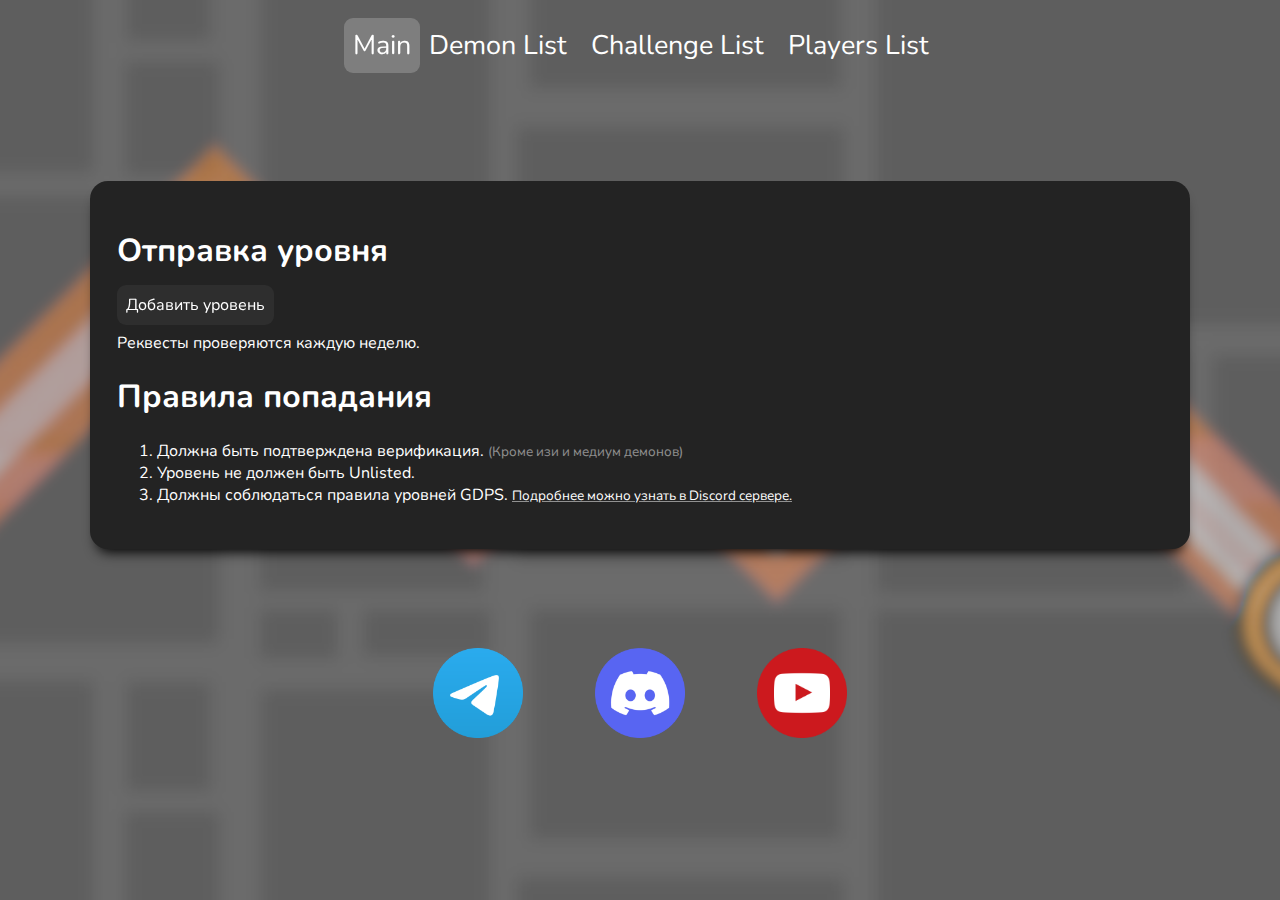
<file: index.html>
<!DOCTYPE html>
<html lang="en">
<head>
    <meta charset="UTF-8">
    <meta http-equiv="Content-Security-Policy" content="default-src * 'unsafe-eval' 'unsafe-inline' data: blob:;">
    <meta name="viewport" content="width=device-width, initial-scale=1.0">
    <title>Main</title>
    <link rel="stylesheet" href="styles/style.css">
    <link rel="preconnect" href="https://fonts.googleapis.com">
    <link rel="preconnect" href="https://fonts.gstatic.com" crossorigin>
    <link href="https://fonts.googleapis.com/css2?family=Nunito:ital,wght@0,200..1000;1,200..1000&family=Quicksand:wght@300..700&display=swap" rel="stylesheet">
</head>
<body>
    <div class="top" id="top">
        <div class="main">
            <a href="index.html" class="using">Main</a>
        </div>
        <div class="lists">
            <a href="demon.html" class="">Demon List</a>
            <a href="challenge.html" class="">Challenge List</a>
            <a href="players.html" class="">Players List</a>            
        </div>
    </div>
    <div class="info">
        <div class="SendRequest">
            <h1>Отправка уровня</h1>
            <a class="SRbutton" href="https://forms.gle/f7ahQu6sLDt2xL2z7" target="_blank">Добавить уровень</a>
            <p>Реквесты проверяются каждую неделю.</p>
        </div>
        <div class="rules">
            <h1>Правила попадания</h1>
            <ol>
                <li>Должна быть подтверждена верификация. <span class="descriptionV">(Кроме изи и медиум демонов)</span></li>
                <li>Уровень не должен быть Unlisted.</li>
                <li>Должны соблюдаться правила уровней GDPS. <span class="description"><a href="https://discord.gg/A93E62z4YJ">Подробнее можно узнать в Discord сервере.</a></span></li>
            </ol>
        </div>
    </div>
    <div class="footer">
        <a href="https://t.me/tgdpswin" class="telegram"><img src="/imgs/contacts/tg.png" class="tg"></a>
        <a href="https://discord.gg/A93E62z4YJ" class="discord"><img src="/imgs/contacts/ds.png" class="ds"></a>
        <a href="https://youtube.com/@slizensliz?si=QxjW6fH4pMl1J6t0" class="youtube"><img src="/imgs/contacts/yt.png" class="yt"></a>
    </div>
</body>

</html>
</file>
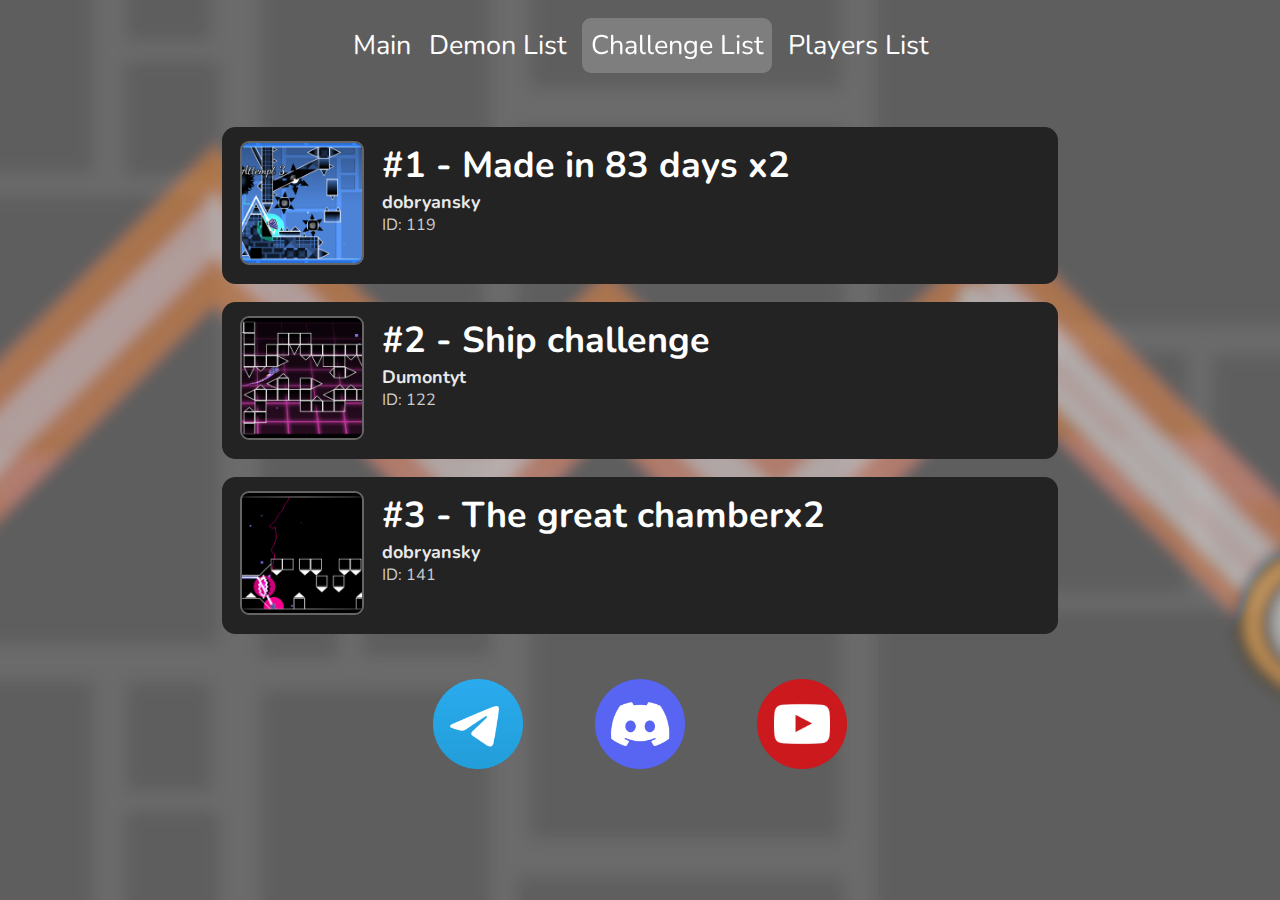
<file: challenge.html>
<!DOCTYPE html>
<html lang="en">
<head>
    <meta charset="UTF-8">
    <meta name="viewport" content="width=device-width, initial-scale=1.0">
    <title>Challenge List</title>
    <link rel="stylesheet" href="styles/challenges.css">
    <link rel="preconnect" href="https://fonts.googleapis.com">
    <link rel="preconnect" href="https://fonts.gstatic.com" crossorigin>
    <link href="https://fonts.googleapis.com/css2?family=Nunito:ital,wght@0,200..1000;1,200..1000&family=Quicksand:wght@300..700&display=swap" rel="stylesheet">
</head>
<body>
    <div class="top" id="top">
        <div class="main">
            <a href="index.html" class="">Main</a>
        </div>
        <div class="lists">
            <a href="demon.html" class="">Demon List</a>
            <a href="challenge.html" class="using">Challenge List</a>
            <a href="players.html" class="">Players List</a>            
        </div>
    </div>

    <!-- Модальное окно для информации об уровне -->
    <div class="modal" id="level-modal">
        <div class="modal-box">
            <span class="close-btn" onclick="closeLevelInfo()">&times;</span>
            <div id="modal-content"></div>
        </div>
    </div>

    <div class="challenges" id="levels-wrapper">
        <!-- уровни появятся здесь -->
    </div>

    <div class="footer">
        <a href="https://t.me/tgdpswin" class="telegram"><img src="/imgs/contacts/tg.png" class="tg"></a>
        <a href="https://discord.gg/A93E62z4YJ" class="discord"><img src="/imgs/contacts/ds.png" class="ds"></a>
        <a href="https://youtube.com/@slizensliz?si=QxjW6fH4pMl1J6t0" class="youtube"><img src="/imgs/contacts/yt.png" class="yt"></a>
    </div>

    <script src="js/addChallenges.js"></script>
</body>
</html>
</file>
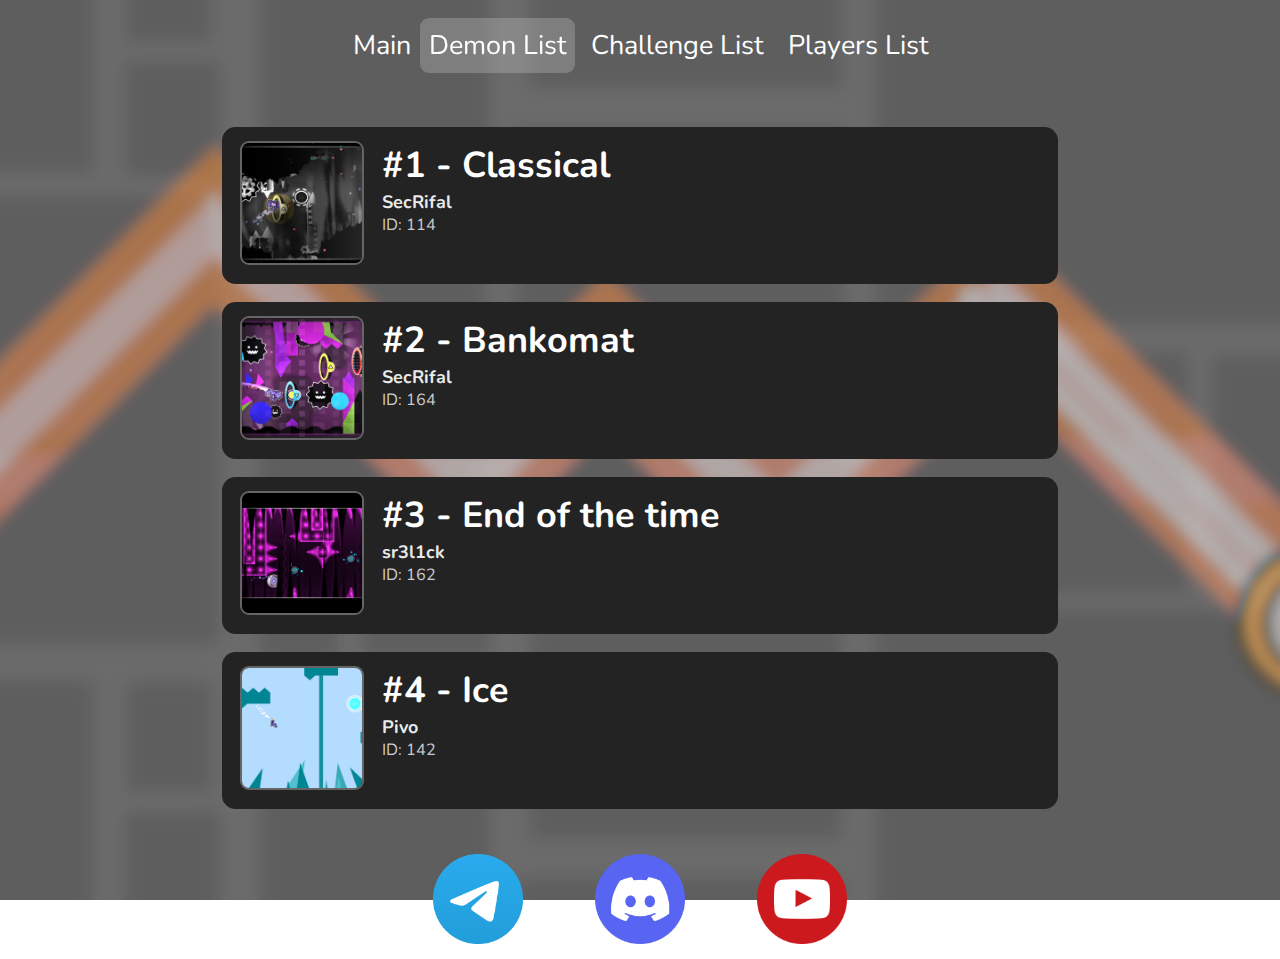
<file: demon.html>
<!DOCTYPE html>
<html lang="en">
<head>
    <meta charset="UTF-8">
    <meta http-equiv="Content-Security-Policy" content="script-src 'self' 'unsafe-eval'; object-src 'none';">
    <meta name="viewport" content="width=device-width, initial-scale=1.0">
    <title>Demon List</title>
    <link rel="stylesheet" href="styles/demons.css">
    <link rel="preconnect" href="https://fonts.googleapis.com">
    <link rel="preconnect" href="https://fonts.gstatic.com" crossorigin>
    <link href="https://fonts.googleapis.com/css2?family=Nunito:wght@400;700&display=swap" rel="stylesheet">
</head>
<body>
    <div class="top" id="top">
        <div class="main">
            <a href="index.html">Main</a>
        </div>
        <div class="lists">
            <a href="demon.html" class="using">Demon List</a>
            <a href="challenge.html">Challenge List</a>
            <a href="players.html">Players List</a>            
        </div>
    </div>

    <!-- Модальное окно для информации об уровне -->
    <div class="modal" id="level-modal">
        <div class="modal-box">
            <span class="close-btn" onclick="closeLevelInfo()">&times;</span>
            <div id="modal-content"></div>
        </div>
    </div>

    <div class="demons" id="levels-wrapper">
        <!-- уровни появятся здесь -->
    </div>

    <div class="footer">
        <a href="https://t.me/tgdpswin" class="telegram"><img src="/imgs/contacts/tg.png" class="tg"></a>
        <a href="https://discord.gg/A93E62z4YJ" class="discord"><img src="/imgs/contacts/ds.png" class="ds"></a>
        <a href="https://youtube.com/@slizensliz?si=QxjW6fH4pMl1J6t0" class="youtube"><img src="/imgs/contacts/yt.png" class="yt"></a>
    </div>
    
    <script src="js/addDemons.js"></script>
</body>
</html>
</file>
<file: styles/style.css>
* {
    padding: none;
    margin: none;
    color: white;
    text-decoration: none;
    font-family: "Nunito";
    -webkit-user-select: none;
    -moz-user-select: none;
    user-select: none;
}

body {
    background-color: #232323;
    background: url("/imgs/bg-tgdps-list.png");
    background-position: center;
    background-size: cover;
    background-repeat: no-repeat;
    background-attachment: fixed;    
    padding: 0;
    margin: 0;
}

.top {
    margin-top: 0;
    padding: 3vh;
    display: flex;
    align-items: center;
    justify-content: center;
    font-size: 3vh;
}

.top a {
    padding: 1vh;
    transition: 0.25s;
}

.top a:hover {
    font-size: 3.5vh;
    text-shadow: 0 -1px 4px #FFF, 0 -2px 10px #ff0, 0 -10px 20px #ff8000, 0 -18px 40px #F00;
}

.using {
    background-color: rgba(255, 255, 255, 0.2);
    -webkit-backdrop-filter: blur(8px);
    backdrop-filter: blur(8px);
    border-radius: 1vh;
    
}

.info {
    background-color: #232323;
    padding: 3vh;
    border-radius: 2vh;
    margin: 10vh;
    -webkit-box-shadow: 0px 10px 13px -7px #000000, 5px 5px 5px -7px rgba(0,0,0,0); 
    box-shadow: 0px 10px 13px -7px #000000, 5px 5px 5px -7px rgba(0,0,0,0);
}

.SRbutton {
    background-color: rgba(255, 255, 255, 0.05);
    -webkit-backdrop-filter: blur(8px);
    backdrop-filter: blur(8px);
    border-radius: 1vh;
    padding: 1vh;
    transition: 0.2s;
}

.SRbutton:hover {
    -webkit-box-shadow: 0px 10px 13px -7px #000000, 5px 5px 5px -7px rgba(0,0,0,0); 
    box-shadow: 0px 10px 13px -7px #000000, 5px 5px 5px -7px rgba(0,0,0,0);
    font-size: 2.2vh;
    background-color: rgba(255, 255, 255, 0.2);
}

.tg, .ds, .yt {
    width: 10vh;
    height: auto;
    transition: 0.2s;
}

.tg:hover, .ds:hover, .yt:hover{
    -webkit-box-shadow: -2px -5px 5px -7px rgba(0,0,0,0); 
    box-shadow: -2px -5px 5px -7px rgba(0,0,0,0);
    width: 11vh;
    height: auto;
    border-radius: 100%;
    -webkit-box-shadow: 6px 3px 11.5px 0.5px rgba(0, 0, 0, 0.43);
    -moz-box-shadow: 6px 3px 11.5px 0.5px rgba(0, 0, 0, 0.43);
    box-shadow: 6px 3px 11.5px 0.5px rgba(0, 0, 0, 0.43);
}

.footer {
    display: flex;
    padding: 1vh;
    justify-content: center;
    gap: 8vh;
    align-items: center;
}

.description {
    font-size: 1.5vh;
    text-decoration: underline;
    color: rgba(255, 255, 255, 0.5);
    transition: 0.2s;
}

.description:hover {
    color: rgb(255, 255, 255);
    text-shadow: 3px 2px 3px rgba(255,255,255,.2);
}

.CS {
    background-color: #232323;
    padding: 3vh;
    border-radius: 2vh;
    margin: 10vh;
    -webkit-box-shadow: 0px 10px 13px -7px #000000, 5px 5px 5px -7px rgba(0,0,0,0); 
    box-shadow: 0px 10px 13px -7px #000000, 5px 5px 5px -7px rgba(0,0,0,0);
    display: flex;
    justify-content: center;
    width: 30%;
    justify-self: center;
}

.descriptionV {
    font-size: 1.5vh;
    color: rgba(255, 255, 255, 0.5);
}
</file>
<file: styles/challenges.css>
* {
    padding: none;
    margin: none;
    color: white;
    text-decoration: none;
    font-family: "Nunito";
    -webkit-user-select: none;
    -moz-user-select: none;
    user-select: none;
}

body {
    background-color: #232323;
    background: url("/imgs/bg-tgdps-list.png");
    background-position: center;
    background-size: cover;
    background-repeat: no-repeat;
    background-attachment: fixed;    
    padding: 0;
    margin: 0;
}

.top {
    margin-top: 0;
    padding: 3vh;
    display: flex;
    align-items: center;
    justify-content: center;
    font-size: 3vh;
}

.top a {
    padding: 1vh;
    transition: 0.25s;
}

.top a:hover {
    font-size: 3.5vh;
    text-shadow: 0 -1px 4px #FFF, 0 -2px 10px #ff0, 0 -10px 20px #ff8000, 0 -18px 40px #F00;
}

.using {
    background-color: rgba(255, 255, 255, 0.2);
    -webkit-backdrop-filter: blur(8px);
    backdrop-filter: blur(8px);
    border-radius: 1vh;
    
}

/* список уровней */
.challenges {
    display: flex;
    flex-direction: column;
    align-items: center;
    gap: 2vh;
    padding: 4vh 0;
}

.level {
    display: flex;
    align-items: center;
    justify-content: start;
    background-color: #232323;
    border-radius: 1.5vh;
    padding: 1.5vh 2vh;
    width: 80%;
    max-width: 800px;
    transition: transform 0.2s, box-shadow 0.3s;
}

.level:hover {
    transform: scale(1.03);
    -webkit-box-shadow: 0px 10px 13px -7px #000000, 5px 5px 5px -7px rgba(0,0,0,0); 
    box-shadow: 0px 10px 13px -7px #000000, 5px 5px 5px -7px rgba(0,0,0,0);
}

.level-image img {
    width: 120px;
    height: 120px;
    border-radius: 1vh;
    object-fit: cover;
    border: 2px solid rgba(255,255,255,0.3);
}

.level-text {
    display: flex;
    flex-direction: column;
    justify-content: start;
    text-align: left;
    padding-left: 2vh;
}

.level-text h1 {
    font-size: 4vh;
    font-weight: 700;
    margin: 0;
}

.level-text h3 {
    font-size: 2vh;
    opacity: 0.9;
    margin: 0;
}

.level-text p {
    font-size: 1.8vh;
    color: #ccc;
    margin: 0;
}

.tg, .ds, .yt {
    width: 10vh;
    height: auto;
    transition: 0.2s;
}

.tg:hover, .ds:hover, .yt:hover{
    -webkit-box-shadow: -2px -5px 5px -7px rgba(0,0,0,0); 
    box-shadow: -2px -5px 5px -7px rgba(0,0,0,0);
    width: 11vh;
    height: auto;
    border-radius: 100%;
    -webkit-box-shadow: 6px 3px 11.5px 0.5px rgba(0, 0, 0, 0.43);
    -moz-box-shadow: 6px 3px 11.5px 0.5px rgba(0, 0, 0, 0.43);
    box-shadow: 6px 3px 11.5px 0.5px rgba(0, 0, 0, 0.43);
}

.footer {
    display: flex;
    padding: 1vh;
    justify-content: center;
    gap: 8vh;
    align-items: center;
}

.level-page{
    display: flex;
    flex-direction: row;
}



/* ===== МОДАЛЬНОЕ ОКНО ===== */
.modal {
    display: none;
    position: fixed;
    inset: 0;
    background-color: rgba(0, 0, 0, 0.8);
    justify-content: center;
    align-items: center;
    backdrop-filter: blur(6px);
    z-index: 999;
}

.modal.show {
    display: flex;
}

.modal-box {
    background-color: rgba(30, 30, 30, 0.95);
    border-radius: 1.5vh;
    padding: 3vh;
    width: 80%;
    max-width: 600px;
    color: white;
    position: relative;
    text-align: center;
    animation: fadeIn 0.3s ease-out;
}

.modal-box img {
    width: 80%;
    max-height: 250px;
    object-fit: cover;
    border-radius: 1vh;
    margin-top: 1.5vh;
    border: 2px solid rgba(255,255,255,0.3);
}

.modal-box h1 {
    font-size: 3vh;
    margin-bottom: 1vh;
}

.modal-box h3 {
    font-size: 2.3vh;
    opacity: 0.9;
    margin-bottom: 1vh;
}

.modal-box p {
    font-size: 2vh;
    margin: 1vh 0;
}

.video-link {
    display: inline-block;
    margin-top: 1.5vh;
    padding: 1vh 2vh;
    background-color: rgba(255, 255, 255, 0.1);
    border-radius: 1vh;
    transition: 0.3s;
}

.video-link:hover {
    -webkit-box-shadow: 0px 10px 13px -7px #000000, 5px 5px 5px -7px rgba(0,0,0,0); 
    box-shadow: 0px 10px 13px -7px #000000, 5px 5px 5px -7px rgba(0,0,0,0);
    font-size: 2.2vh;
    background-color: rgba(255, 255, 255, 0.2);
}

.close-btn {
    position: absolute;
    top: 1vh;
    right: 2vh;
    font-size: 3vh;
    cursor: pointer;
    transition: 0.2s;
}

.close-btn:hover {
    color: #ff4444;
}

@keyframes fadeIn {
    from {
        opacity: 0;
        transform: translateY(10px);
    }
    to {
        opacity: 1;
        transform: translateY(0);
    }
}
</file>
<file: styles/demons.css>
* {
    padding: none;
    margin: none;
    color: white;
    text-decoration: none;
    font-family: "Nunito";
    -webkit-user-select: none;
    -moz-user-select: none;
    user-select: none;
}

body {
    background-color: #232323;
    background: url("/imgs/bg-tgdps-list.png");
    background-position: center;
    background-size: cover;
    background-repeat: no-repeat;
    background-attachment: fixed;    
    padding: 0;
    margin: 0;
}

.top {
    margin-top: 0;
    padding: 3vh;
    display: flex;
    align-items: center;
    justify-content: center;
    font-size: 3vh;
}

.top a {
    padding: 1vh;
    transition: 0.25s;
}

.top a:hover {
    font-size: 3.5vh;
    text-shadow: 0 -1px 4px #FFF, 0 -2px 10px #ff0, 0 -10px 20px #ff8000, 0 -18px 40px #F00;
}

.using {
    background-color: rgba(255, 255, 255, 0.2);
    -webkit-backdrop-filter: blur(8px);
    backdrop-filter: blur(8px);
    border-radius: 1vh;
    
}

/* список уровней */
.demons {
    display: flex;
    flex-direction: column;
    align-items: center;
    gap: 2vh;
    padding: 4vh 0;
}

.level {
    display: flex;
    align-items: center;
    justify-content: start;
    background-color: #232323;
    border-radius: 1.5vh;
    padding: 1.5vh 2vh;
    width: 80%;
    max-width: 800px;
    transition: transform 0.2s, box-shadow 0.3s;
}

.level:hover {
    transform: scale(1.03);
    -webkit-box-shadow: 0px 10px 13px -7px #000000, 5px 5px 5px -7px rgba(0,0,0,0); 
    box-shadow: 0px 10px 13px -7px #000000, 5px 5px 5px -7px rgba(0,0,0,0);
}

.level-image img {
    width: 120px;
    height: 120px;
    border-radius: 1vh;
    object-fit: cover;
    border: 2px solid rgba(255,255,255,0.3);
}

.level-text {
    display: flex;
    flex-direction: column;
    justify-content: start;
    text-align: left;
    padding-left: 2vh;
}

.level-text h1 {
    font-size: 4vh;
    font-weight: 700;
    margin: 0;
}

.level-text h3 {
    font-size: 2vh;
    opacity: 0.9;
    margin: 0;
}

.level-text p {
    font-size: 1.8vh;
    color: #ccc;
    margin: 0;
}

.tg, .ds, .yt {
    width: 10vh;
    height: auto;
    transition: 0.2s;
}

.tg:hover, .ds:hover, .yt:hover{
    -webkit-box-shadow: -2px -5px 5px -7px rgba(0,0,0,0); 
    box-shadow: -2px -5px 5px -7px rgba(0,0,0,0);
    width: 11vh;
    height: auto;
    border-radius: 100%;
    -webkit-box-shadow: 6px 3px 11.5px 0.5px rgba(0, 0, 0, 0.43);
    -moz-box-shadow: 6px 3px 11.5px 0.5px rgba(0, 0, 0, 0.43);
    box-shadow: 6px 3px 11.5px 0.5px rgba(0, 0, 0, 0.43);
}

.footer {
    display: flex;
    padding: 1vh;
    justify-content: center;
    gap: 8vh;
    align-items: center;
}

.level-page{
    display: flex;
    flex-direction: row;
}



/* ===== МОДАЛЬНОЕ ОКНО ===== */
.modal {
    display: none;
    position: fixed;
    inset: 0;
    background-color: rgba(0, 0, 0, 0.8);
    justify-content: center;
    align-items: center;
    backdrop-filter: blur(6px);
    z-index: 999;
}

.modal.show {
    display: flex;
}

.modal-box {
    background-color: rgba(30, 30, 30, 0.95);
    border-radius: 1.5vh;
    padding: 3vh;
    width: 80%;
    max-width: 600px;
    color: white;
    position: relative;
    text-align: center;
    animation: fadeIn 0.3s ease-out;
}

.modal-box img {
    width: 80%;
    max-height: 250px;
    object-fit: cover;
    border-radius: 1vh;
    margin-top: 1.5vh;
    border: 2px solid rgba(255,255,255,0.3);
}

.modal-box h1 {
    font-size: 3vh;
    margin-bottom: 1vh;
}

.modal-box h3 {
    font-size: 2.3vh;
    opacity: 0.9;
    margin-bottom: 1vh;
}

.modal-box p {
    font-size: 2vh;
    margin: 1vh 0;
}

.video-link {
    display: inline-block;
    margin-top: 1.5vh;
    padding: 1vh 2vh;
    background-color: rgba(255, 255, 255, 0.1);
    border-radius: 1vh;
    transition: 0.3s;
}

.video-link:hover {
    -webkit-box-shadow: 0px 10px 13px -7px #000000, 5px 5px 5px -7px rgba(0,0,0,0); 
    box-shadow: 0px 10px 13px -7px #000000, 5px 5px 5px -7px rgba(0,0,0,0);
    font-size: 2.2vh;
    background-color: rgba(255, 255, 255, 0.2);
}

.close-btn {
    position: absolute;
    top: 1vh;
    right: 2vh;
    font-size: 3vh;
    cursor: pointer;
    transition: 0.2s;
}

.close-btn:hover {
    color: #ff4444;
}

@keyframes fadeIn {
    from {
        opacity: 0;
        transform: translateY(10px);
    }
    to {
        opacity: 1;
        transform: translateY(0);
    }
}
</file>
